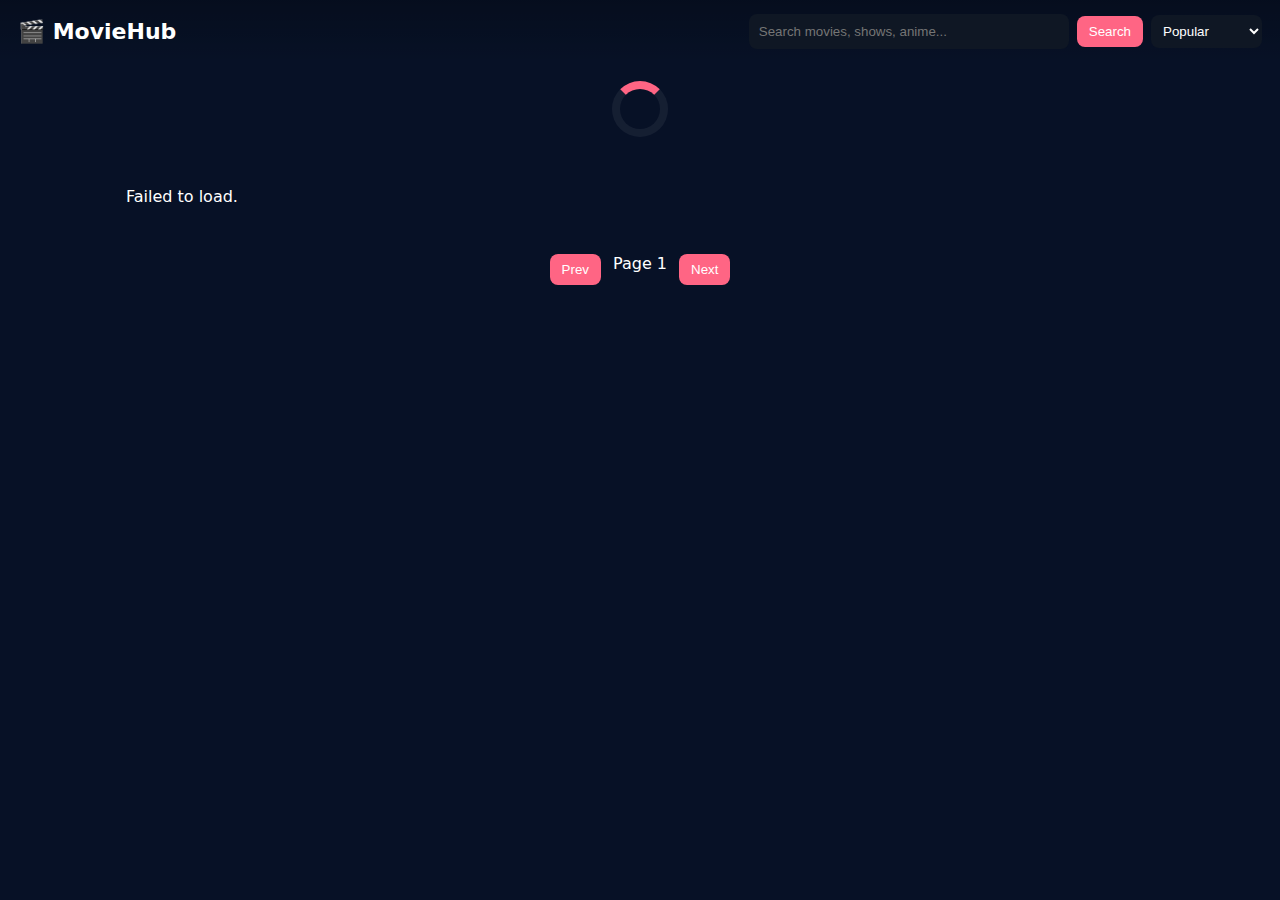
<file: index.html>
<!doctype html>
<html lang="en">
<head>
  <meta charset="utf-8" />
  <meta name="viewport" content="width=device-width,initial-scale=1" />
  <title>MovieHub — TMDB + GiftedTech</title>
  <link rel="stylesheet" href="css/style.css" />
</head>
<body>
  <header class="top">
    <div class="brand">🎬 MovieHub</div>
    <div class="controls">
      <input id="searchInput" placeholder="Search movies, shows, anime..." autocomplete="off" />
      <button id="searchBtn" class="btn">Search</button>
      <select id="sectionSelect" class="select">
        <option value="popular">Popular</option>
        <option value="trending">Trending</option>
        <option value="now_playing">Now Playing</option>
        <option value="top_rated">Top Rated</option>
        <option value="tv_popular">TV Shows</option>
        <option value="anime">Anime</option>
      </select>
    </div>
  </header>

  <main class="container">
    <div id="loader" class="loader hidden" aria-hidden="true"></div>
    <section id="moviesGrid" class="grid" aria-live="polite"></section>

    <div class="pagination">
      <button id="prevPage" class="btn">Prev</button>
      <span id="pageInfo">Page 1</span>
      <button id="nextPage" class="btn">Next</button>
    </div>
  </main>

  <!-- Movie Modal -->
  <div id="modal" class="modal hidden" aria-hidden="true" role="dialog">
    <div class="modal-card">
      <button id="modalClose" class="modal-close" aria-label="Close">✕</button>
      <div class="modal-grid">
        <div class="left">
          <img id="modalPoster" class="poster-img" alt="poster" />
          <div id="modalDownload" class="download-list"></div>
        </div>
        <div class="right">
          <h2 id="modalTitle"></h2>
          <div id="modalSub" class="muted"></div>
          <p id="modalOverview"></p>

          <div class="modal-actions">
            <button id="favBtn" class="btn">☆ Watchlist</button>
            <a id="openTmdb" class="btn outline" target="_blank" rel="noopener">Open on TMDb</a>
          </div>

          <h3>Trailers</h3>
          <div id="modalVideos" class="video-grid"></div>

          <h3>Cast</h3>
          <div id="modalCast" class="cast-grid"></div>
        </div>
      </div>
    </div>
  </div>

  <!-- Player Modal -->
  <div id="playerModal" class="modal hidden" aria-hidden="true">
    <div class="modal-card small">
      <button class="modal-close player-close">✕</button>
      <div id="playerContainer"></div>
    </div>
  </div>

  <script src="js/axios.js"></script>
  <script src="js/api.js"></script>
  <script src="js/ui.js"></script>
  <script src="js/router.js"></script>
  <script src="js/app.js" defer></script>
</body>
</html>
</file>
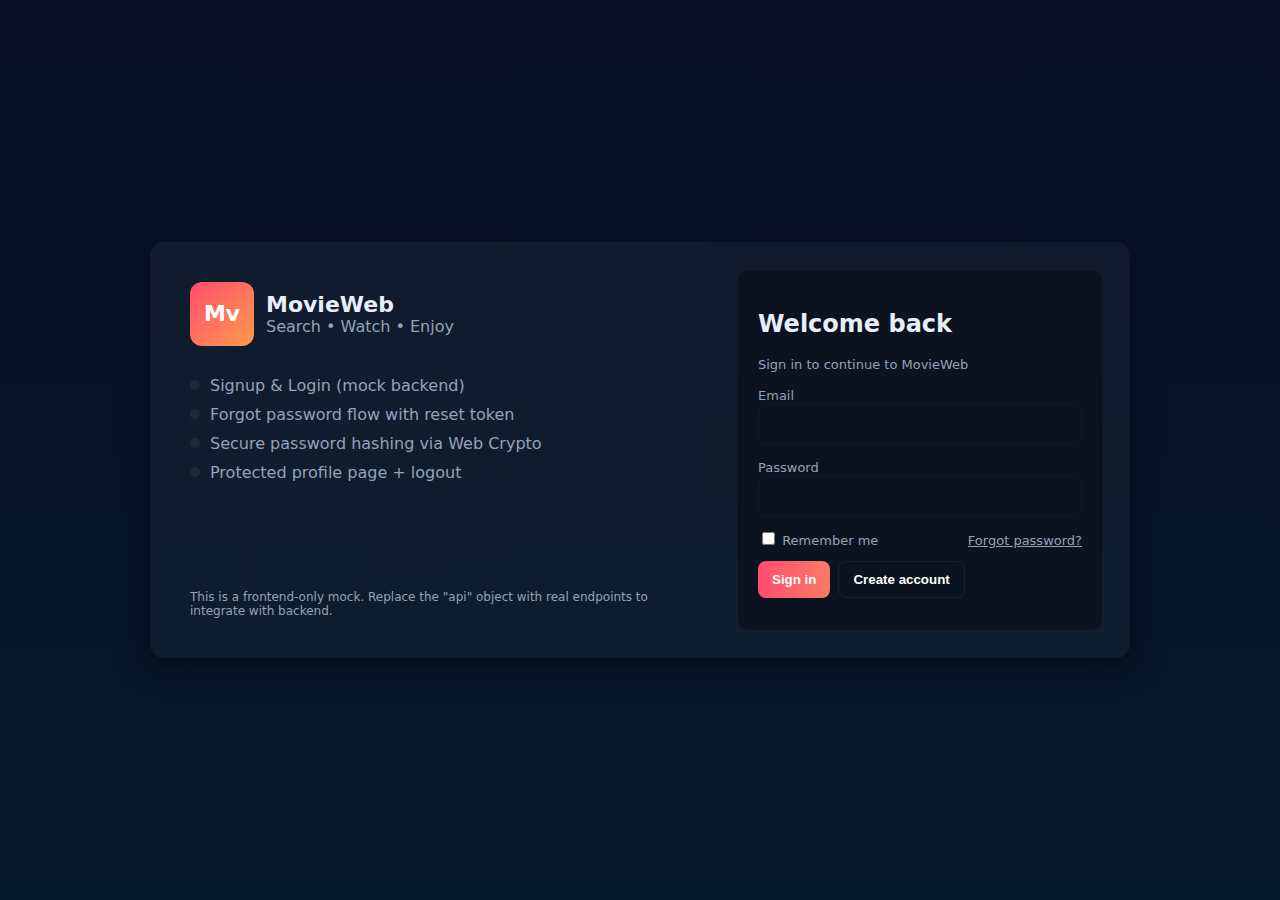
<file: login.html>
<!doctype html>

<html lang="en">
<head>
  <meta charset="utf-8" />
  <meta name="viewport" content="width=device-width,initial-scale=1" />
  <title>Movie Web — Auth Mock (Signup / Login / Reset)</title>
  <style>
    :root{--bg:#0f1724;--card:#0b1220;--muted:#94a3b8;--accent:#ff4d6d;--glass: rgba(255,255,255,0.03)}
    *{box-sizing:border-box}
    body{margin:0;font-family:Inter, ui-sans-serif, system-ui, -apple-system, "Segoe UI", Roboto, "Helvetica Neue", Arial;background:linear-gradient(180deg,#071024 0%, #071a2a 100%);color:#e6eef8;min-height:100vh;display:flex;align-items:center;justify-content:center;padding:24px}
    .container{width:100%;max-width:980px;background:linear-gradient(180deg, rgba(255,255,255,0.02), rgba(255,255,255,0.01));border-radius:14px;box-shadow:0 8px 30px rgba(2,6,23,0.7);overflow:hidden;display:grid;grid-template-columns:1fr 420px}
    .brand{padding:40px;background:linear-gradient(135deg, rgba(255,255,255,0.02), rgba(255,255,255,0.01));display:flex;flex-direction:column;gap:18px}
    .logo{display:flex;align-items:center;gap:12px}
    .logo .badge{width:64px;height:64px;background:linear-gradient(135deg,#ff4d6d,#ff9b4d);border-radius:12px;display:grid;place-items:center;font-weight:800;color:white;font-size:22px}
    h1{margin:0;font-size:22px}
    p.lead{margin:0;color:var(--muted)}
    .features{margin-top:12px;display:grid;gap:10px}
    .feature{display:flex;gap:10px;align-items:center;color:var(--muted)}
    .feature .dot{width:10px;height:10px;border-radius:50%;background:rgba(255,255,255,0.06)}/* forms pane */
.pane{padding:28px;background:linear-gradient(180deg, rgba(255,255,255,0.01), rgba(255,255,255,0.02));}
.card{background:var(--card);padding:20px;border-radius:10px;box-shadow:inset 0 1px 0 rgba(255,255,255,0.02);}
form{display:grid;gap:12px}
label{font-size:13px;color:var(--muted)}
input[type=text],input[type=email],input[type=password]{width:100%;padding:12px;border-radius:8px;border:1px solid rgba(255,255,255,0.03);background:transparent;color:inherit}
.row{display:flex;gap:8px}
button{cursor:pointer;padding:10px 14px;border-radius:8px;border:0;background:linear-gradient(90deg,var(--accent),#ff7a66);color:white;font-weight:600}
.ghost{background:transparent;border:1px solid rgba(255,255,255,0.06)}
.muted{color:var(--muted);font-size:13px}
.links{display:flex;justify-content:space-between;align-items:center}
.error{color:#ffb4b4;font-size:13px}
.ok{color:#a7f3d0;font-size:13px}

.small{font-size:13px}
.hidden{display:none}
.center{display:grid;place-items:center}
.profile{display:flex;align-items:center;gap:12px}
.avatar{width:56px;height:56px;border-radius:10px;background:linear-gradient(135deg,#ff9b4d,#ff4d6d);display:grid;place-items:center;font-weight:700}

/* responsive */
@media (max-width:920px){.container{grid-template-columns:1fr}.brand{display:none}}

  </style>
</head>
<body>
  <div class="container" id="app">
    <div class="brand">
      <div class="logo"><div class="badge">Mv</div><div><h1>MovieWeb</h1><p class="lead">Search • Watch • Enjoy</p></div></div>
      <div class="features">
        <div class="feature"><div class="dot"></div><div>Signup & Login (mock backend)</div></div>
        <div class="feature"><div class="dot"></div><div>Forgot password flow with reset token</div></div>
        <div class="feature"><div class="dot"></div><div>Secure password hashing via Web Crypto</div></div>
        <div class="feature"><div class="dot"></div><div>Protected profile page + logout</div></div>
      </div>
      <div style="margin-top:auto;color:var(--muted);font-size:12px">This is a frontend-only mock. Replace the "api" object with real endpoints to integrate with backend.</div>
    </div><div class="pane">

  <!-- LOGIN -->
  <div class="card" id="page-login">
    <h2>Welcome back</h2>
    <p class="muted">Sign in to continue to MovieWeb</p>
    <form id="form-login">
      <div>
        <label for="login-email">Email</label>
        <input id="login-email" type="email" required autocomplete="username">
      </div>
      <div>
        <label for="login-password">Password</label>
        <input id="login-password" type="password" required autocomplete="current-password">
      </div>
      <div class="links">
        <div><label class="small"><input id="remember" type="checkbox"> Remember me</label></div>
        <div><a href="#" id="link-forgot" class="small muted">Forgot password?</a></div>
      </div>
      <div class="row">
        <button type="submit">Sign in</button>
        <button type="button" id="to-signup" class="ghost">Create account</button>
      </div>
      <div id="login-msg" class="small"></div>
    </form>
  </div>

  <!-- SIGNUP -->
  <div class="card hidden" id="page-signup">
    <h2>Create account</h2>
    <p class="muted">Make an account to save your watchlist</p>
    <form id="form-signup">
      <div>
        <label for="signup-name">Full name</label>
        <input id="signup-name" type="text" required>
      </div>
      <div>
        <label for="signup-email">Email</label>
        <input id="signup-email" type="email" required>
      </div>
      <div>
        <label for="signup-password">Password</label>
        <input id="signup-password" type="password" required>
      </div>
      <div>
        <label for="signup-password-confirm">Confirm password</label>
        <input id="signup-password-confirm" type="password" required>
      </div>
      <div class="row">
        <button type="submit">Create account</button>
        <button type="button" id="to-login" class="ghost">Back to sign in</button>
      </div>
      <div id="signup-msg" class="small"></div>
    </form>
  </div>

  <!-- FORGOT -->
  <div class="card hidden" id="page-forgot">
    <h2>Reset password</h2>
    <p class="muted">Enter your email and we will create a temporary reset token (mock)</p>
    <form id="form-forgot">
      <div>
        <label for="forgot-email">Email</label>
        <input id="forgot-email" type="email" required>
      </div>
      <div class="row">
        <button type="submit">Request reset</button>
        <button type="button" id="forgot-back" class="ghost">Back</button>
      </div>
      <div id="forgot-msg" class="small"></div>
    </form>
  </div>

  <!-- RESET (enter the token + new password) -->
  <div class="card hidden" id="page-reset">
    <h2>Set new password</h2>
    <p class="muted">Use the token we generated to set a new password</p>
    <form id="form-reset">
      <div>
        <label for="reset-email">Email</label>
        <input id="reset-email" type="email" required>
      </div>
      <div>
        <label for="reset-token">Reset token</label>
        <input id="reset-token" type="text" required>
      </div>
      <div>
        <label for="reset-password">New password</label>
        <input id="reset-password" type="password" required>
      </div>
      <div class="row">
        <button type="submit">Reset password</button>
        <button type="button" id="reset-back" class="ghost">Back</button>
      </div>
      <div id="reset-msg" class="small"></div>
    </form>
  </div>

  <!-- PROFILE (protected) -->
  <div class="card hidden" id="page-profile">
    <div style="display:flex;justify-content:space-between;align-items:center">
      <div class="profile"><div class="avatar" id="profile-initials">MK</div><div>
        <div id="profile-name" style="font-weight:700">Name</div>
        <div id="profile-email" class="muted small">email</div>
      </div></div>
      <div><button id="logout" class="ghost">Logout</button></div>
    </div>
    <hr style="margin:12px 0;border:none;border-top:1px solid rgba(255,255,255,0.02)">
    <div class="muted">This is a protected area. Replace the client-side auth with your server endpoints in production.</div>
  </div>

</div>

  </div>  <script>
  // -------------------------
  // Simple "mock backend" implemented in the browser using localStorage.
  // Passwords are hashed via Web Crypto (PBKDF2 -> SHA-256) with a salt.
  // This file demonstrates flows only — do NOT use client-only auth for production.
  // -------------------------

  // Helpers: show page
  const pages = {
    login: document.getElementById('page-login'),
    signup: document.getElementById('page-signup'),
    forgot: document.getElementById('page-forgot'),
    reset: document.getElementById('page-reset'),
    profile: document.getElementById('page-profile')
  };
  function showPage(name){
    Object.values(pages).forEach(el=>el.classList.add('hidden'));
    pages[name].classList.remove('hidden');
  }

  // -------------------------
  // Crypto helpers (Web Crypto API)
  // -------------------------
  async function randomSalt(){
    const a = new Uint8Array(16);
    crypto.getRandomValues(a);
    return btoa(String.fromCharCode(...a));
  }
  async function deriveKey(password, salt, iterations=100_000){
    const enc = new TextEncoder();
    const keyMaterial = await crypto.subtle.importKey('raw', enc.encode(password), {name:'PBKDF2'}, false, ['deriveBits','deriveKey']);
    const key = await crypto.subtle.deriveKey({name:'PBKDF2', salt: Uint8Array.from(atob(salt), c=>c.charCodeAt(0)), iterations, hash:'SHA-256'}, keyMaterial, {name:'AES-GCM', length:256}, true, ['encrypt','decrypt']);
    const raw = await crypto.subtle.exportKey('raw', key); // 32 bytes
    return btoa(String.fromCharCode(...new Uint8Array(raw)));
  }

  // -------------------------
  // Storage + API mock
  // -------------------------
  // users stored under key 'mv_users' as object {email: {name, salt, hash}}
  function getUsers(){
    try{ return JSON.parse(localStorage.getItem('mv_users')||'{}'); }catch(e){return{}} }
  function saveUsers(u){ localStorage.setItem('mv_users', JSON.stringify(u)); }

  // sessions: store current token in localStorage mv_session = {email, token, expires}
  function saveSession(session){ localStorage.setItem('mv_session', JSON.stringify(session)); }
  function clearSession(){ localStorage.removeItem('mv_session'); }
  function getSession(){ try{return JSON.parse(localStorage.getItem('mv_session')||'null')}catch(e){return null} }

  // password reset tokens store under 'mv_reset' as {email: {token, expires}}
  function getResets(){ try{return JSON.parse(localStorage.getItem('mv_reset')||'{}')}catch(e){return{}} }
  function saveResets(r){ localStorage.setItem('mv_reset', JSON.stringify(r)); }

  const api = {
    register: async ({name,email,password})=>{
      const users = getUsers();
      if(users[email]) throw new Error('Email already registered');
      const salt = await randomSalt();
      const hash = await deriveKey(password, salt);
      users[email] = {name, salt, hash};
      saveUsers(users);
      return {ok:true};
    },
    login: async ({email,password})=>{
      const users = getUsers();
      const u = users[email];
      if(!u) throw new Error('No account for that email');
      const hash = await deriveKey(password, u.salt);
      if(hash !== u.hash) throw new Error('Invalid password');
      // create session token (mock)
      const token = btoa(Date.now()+"::"+email+"::"+Math.random());
      const expires = Date.now() + 1000*60*60*24*7; // 7 days
      saveSession({email, token, expires});
      return {ok:true, token, email};
    },
    requestPasswordReset: async ({email})=>{
      const users = getUsers();
      if(!users[email]) throw new Error('No account with that email');
      const token = Math.random().toString(36).slice(2,9).toUpperCase();
      const expires = Date.now() + 1000*60*15; // 15 min
      const r = getResets(); r[email] = {token, expires}; saveResets(r);
      // In a real app you'd email the token — here we return it so the developer can copy/paste
      return {ok:true, token};
    },
    resetPassword: async ({email,token,password})=>{
      const r = getResets();
      const rec = r[email];
      if(!rec || rec.token !== token) throw new Error('Invalid token');
      if(Date.now()>rec.expires) throw new Error('Token expired');
      const users = getUsers();
      if(!users[email]) throw new Error('No account');
      const salt = await randomSalt();
      const hash = await deriveKey(password, salt);
      users[email].salt = salt; users[email].hash = hash; saveUsers(users);
      delete r[email]; saveResets(r);
      return {ok:true};
    },
    me: async ()=>{
      const s = getSession(); if(!s || Date.now()>s.expires) throw new Error('Not authenticated');
      const users = getUsers(); const u = users[s.email]; if(!u) throw new Error('Not authenticated');
      return {email:s.email,name:u.name};
    },
    logout: async ()=>{ clearSession(); return {ok:true}; }
  };

  // -------------------------
  // UI wiring
  // -------------------------
  document.getElementById('to-signup').addEventListener('click',()=>showPage('signup'));
  document.getElementById('to-login').addEventListener('click',()=>showPage('login'));
  document.getElementById('link-forgot').addEventListener('click',()=>showPage('forgot'));
  document.getElementById('forgot-back').addEventListener('click',()=>showPage('login'));
  document.getElementById('reset-back').addEventListener('click',()=>showPage('login'));

  // Auto-redirect if session present
  (async function init(){
    const s = getSession();
    if(s && s.expires > Date.now()){
      try{ const me = await api.me(); showProfile(me); showPage('profile'); return; }catch(e){ clearSession(); }
    }
    showPage('login');
  })();

  // Signup
  document.getElementById('form-signup').addEventListener('submit', async (e)=>{
    e.preventDefault();
    const name = document.getElementById('signup-name').value.trim();
    const email = document.getElementById('signup-email').value.trim().toLowerCase();
    const pw = document.getElementById('signup-password').value;
    const confirm = document.getElementById('signup-password-confirm').value;
    const msgEl = document.getElementById('signup-msg'); msgEl.textContent='';
    if(!name || !email || !pw){ msgEl.textContent='Please complete all fields'; msgEl.className='small error'; return; }
    if(pw.length < 8){ msgEl.textContent='Password must be at least 8 characters'; msgEl.className='small error'; return; }
    if(pw !== confirm){ msgEl.textContent='Passwords do not match'; msgEl.className='small error'; return; }
    try{
      await api.register({name,email,password:pw});
      msgEl.textContent='Account created. You can sign in now.'; msgEl.className='small ok';
      setTimeout(()=>{ showPage('login'); },800);
    }catch(err){ msgEl.textContent = err.message; msgEl.className='small error'; }
  });

  // Login
  document.getElementById('form-login').addEventListener('submit', async (e)=>{
    e.preventDefault();
    const email = document.getElementById('login-email').value.trim().toLowerCase();
    const pw = document.getElementById('login-password').value;
    const remember = document.getElementById('remember').checked;
    const msgEl = document.getElementById('login-msg'); msgEl.textContent='';
    try{
      const r = await api.login({email,password:pw});
      msgEl.textContent='Signed in'; msgEl.className='small ok';
      // optionally extend session if remember
      const s = getSession(); if(s && remember){ s.expires = Date.now() + 1000*60*60*24*30; saveSession(s); }
      const me = await api.me(); showProfile(me); showPage('profile');
    }catch(err){ msgEl.textContent = err.message; msgEl.className='small error'; }
  });

  // Forgot (request reset)
  document.getElementById('form-forgot').addEventListener('submit', async (e)=>{
    e.preventDefault();
    const email = document.getElementById('forgot-email').value.trim().toLowerCase();
    const msgEl = document.getElementById('forgot-msg'); msgEl.textContent='';
    try{
      const r = await api.requestPasswordReset({email});
      // show token to user (mock) and show reset page with auto-fill
      msgEl.innerHTML = 'Reset token (mock): <strong>'+r.token+'</strong>. Use it on the next screen.';
      msgEl.className='small ok';
      setTimeout(()=>{ document.getElementById('reset-email').value = email; document.getElementById('reset-token').value = r.token; showPage('reset'); },900);
    }catch(err){ msgEl.textContent = err.message; msgEl.className='small error'; }
  });

  // Reset
  document.getElementById('form-reset').addEventListener('submit', async (e)=>{
    e.preventDefault();
    const email = document.getElementById('reset-email').value.trim().toLowerCase();
    const token = document.getElementById('reset-token').value.trim();
    const password = document.getElementById('reset-password').value;
    const msgEl = document.getElementById('reset-msg'); msgEl.textContent='';
    if(password.length < 8){ msgEl.textContent='Password must be at least 8 characters'; msgEl.className='small error'; return; }
    try{
      await api.resetPassword({email,token,password});
      msgEl.textContent = 'Password reset. You can sign in now.'; msgEl.className='small ok';
      setTimeout(()=>{ showPage('login'); },800);
    }catch(err){ msgEl.textContent = err.message; msgEl.className='small error'; }
  });

  // Logout
  document.getElementById('logout').addEventListener('click', async ()=>{
    await api.logout(); showPage('login'); document.getElementById('login-msg').textContent='Logged out'; document.getElementById('login-msg').className='small muted';
  });

  // profile UI
  function showProfile(me){ document.getElementById('profile-name').textContent = me.name; document.getElementById('profile-email').textContent = me.email; document.getElementById('profile-initials').textContent = initials(me.name); }
  function initials(name){ return name.split(' ').map(s=>s[0]||'').slice(0,2).join('').toUpperCase(); }

  </script></body>
</html>
</file>
<file: css/style.css>
:root{
  --bg:#071126;
  --card:#0f1724;
  --text:#fff;
  --muted:rgba(255,255,255,0.78);
  --accent:#ff6584;
  --glass:rgba(255,255,255,0.03);
  --radius:12px;
  --max:1100px;
}
*{box-sizing:border-box}
body{margin:0;background:var(--bg);color:var(--text);font-family:Inter,system-ui,Arial}
.container{max-width:var(--max);margin:0 auto;padding:0 18px}

/* header */
.top{display:flex;justify-content:space-between;align-items:center;padding:14px 18px;background:linear-gradient(180deg,rgba(0,0,0,0.22),transparent)}
.brand{font-size:22px;font-weight:700}
.controls{display:flex;gap:8px;align-items:center}
.controls input{padding:10px;border-radius:8px;border:none;background:var(--card);color:var(--text);width:320px}
.btn{padding:8px 12px;border-radius:8px;border:none;background:var(--accent);color:#fff;cursor:pointer}
.btn.outline{background:transparent;border:1px solid rgba(255,255,255,0.06)}
.select{padding:8px;border-radius:8px;background:var(--card);color:var(--text);border:none}

/* loader */
.loader{width:56px;height:56px;border-radius:50%;margin:18px auto;border:8px solid rgba(255,255,255,0.06);border-top-color:var(--accent);animation:spin 1s linear infinite}
@keyframes spin{to{transform:rotate(360deg)}}

/* grid */
.grid{display:grid;gap:16px;padding:16px 18px;grid-template-columns:repeat(auto-fit,minmax(180px,1fr))}
.card{background:var(--card);border-radius:12px;overflow:hidden;cursor:pointer;box-shadow:0 8px 30px rgba(0,0,0,0.35);transition:transform .18s}
.card:hover{transform:translateY(-8px)}
.poster img{width:100%;height:270px;object-fit:cover}
.card-body{padding:10px}
.title-row{display:flex;justify-content:space-between;align-items:center}
.badge{background:var(--accent);padding:6px 8px;border-radius:8px;color:#fff;font-weight:700}

/* pagination */
.pagination{display:flex;gap:12px;justify-content:center;padding:16px}

/* modal */
.modal{position:fixed;inset:0;display:flex;align-items:center;justify-content:center;background:rgba(0,0,0,0.72);z-index:90;padding:18px}
.modal.hidden{display:none}
.modal-card{background:var(--card);border-radius:12px;padding:16px;width:100%;max-width:980px;max-height:92vh;overflow:auto;position:relative}
.modal-card.small{max-width:760px}
.modal-close{position:absolute;right:12px;top:8px;background:transparent;border:none;color:var(--text);font-size:20px;cursor:pointer}
.modal-grid{display:grid;grid-template-columns:1fr 1.3fr;gap:14px}
.poster-img{width:100%;border-radius:8px}
.download-list{margin-top:12px}
.download-list .btn{display:block;margin-bottom:8px}

/* cast & videos */
.cast-grid{display:grid;grid-template-columns:repeat(auto-fit,minmax(90px,1fr));gap:10px;margin-top:8px}
.cast-grid img{width:100%;border-radius:8px}
.video-grid iframe{width:100%;height:200px;border-radius:8px;margin-bottom:10px}

/* responsive */
@media(max-width:880px){ .modal-grid{grid-template-columns:1fr} .poster img{height:200px} .grid{grid-template-columns:repeat(2,1fr)} }
@media(max-width:520px){ .grid{grid-template-columns:repeat(1,1fr)} .controls input{width:160px} }
</file>
